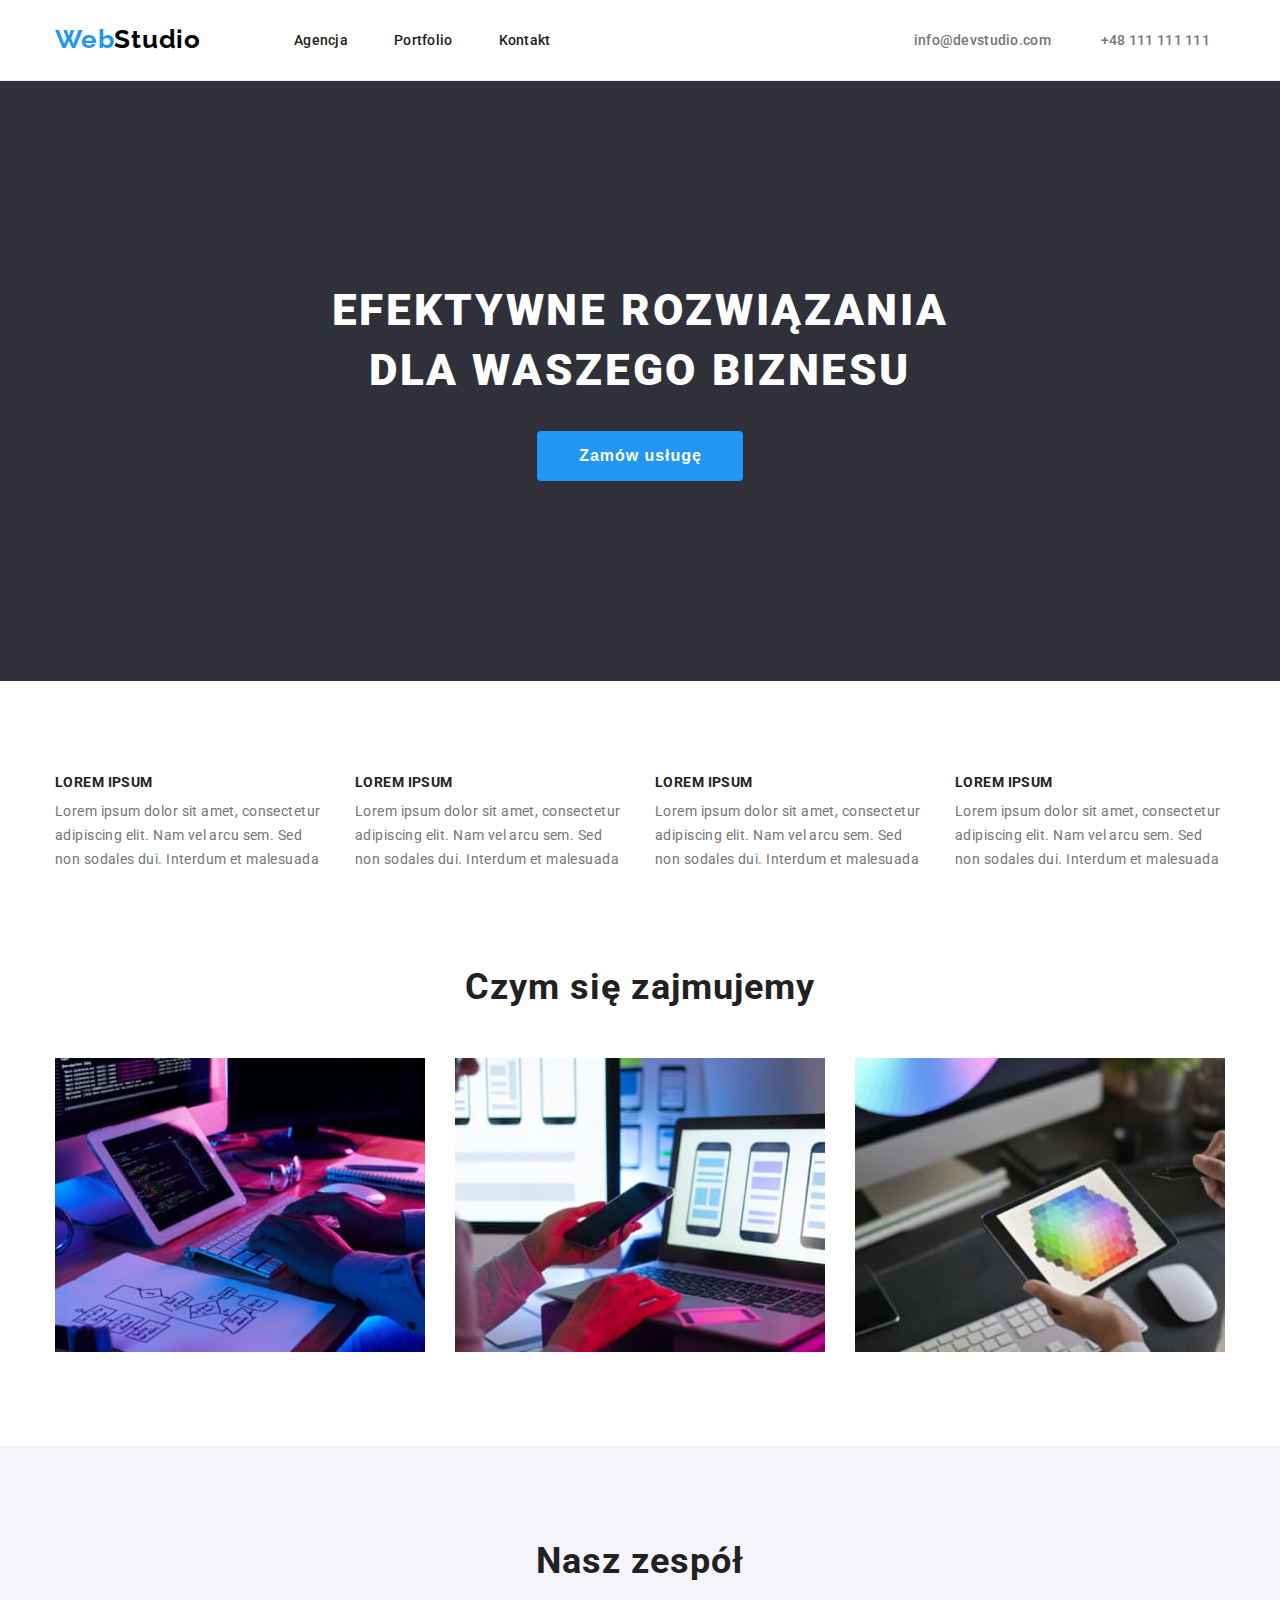
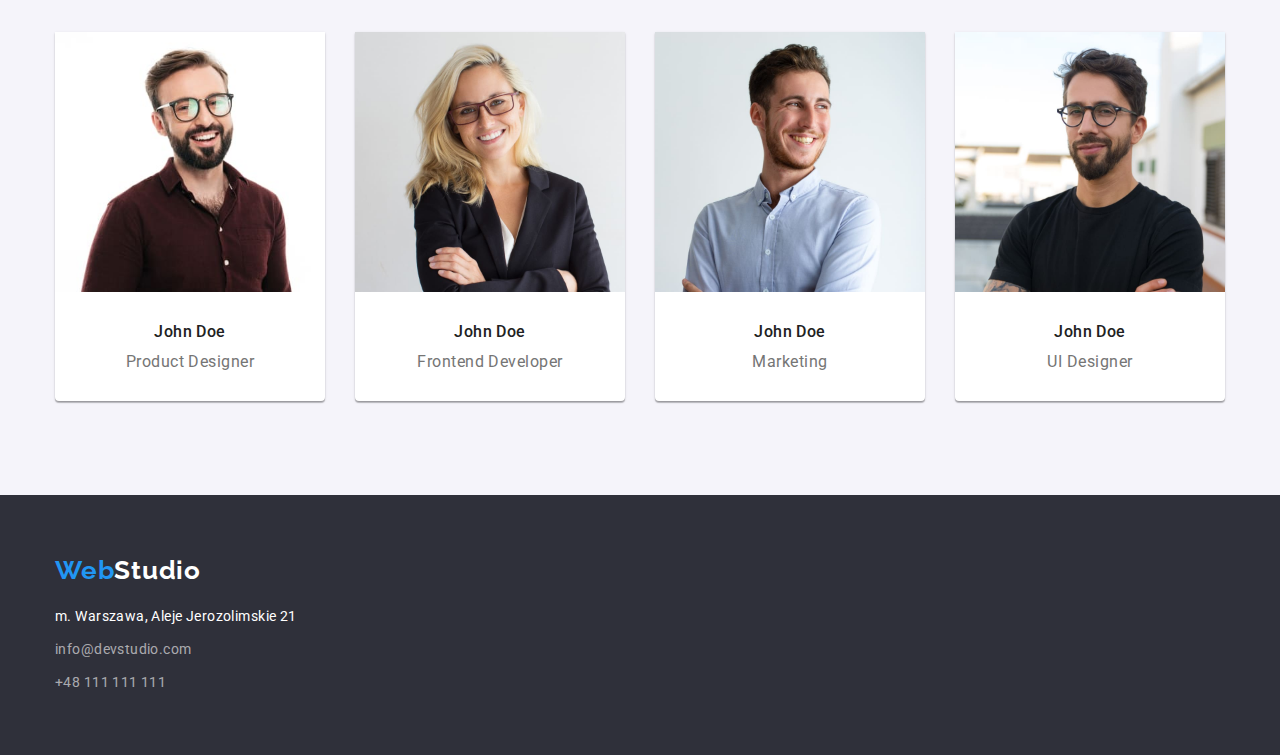
<file: index.html>
<!DOCTYPE html>
<html lang="en">
  <head>
    <meta charset="UTF-8" />
    <meta http-equiv="X-UA-Compatible" content="IE=edge" />
    <meta name="viewport" content="width=device-width, initial-scale=1.0" />
    <title>goit-markup-hw-02</title>
    <link rel="preconnect" href="https://fonts.googleapis.com" />
    <link rel="preconnect" href="https://fonts.gstatic.com" crossorigin="anonymous" />
    <link
      href="https://fonts.googleapis.com/css2?family=Raleway:wght@700&family=Roboto:wght@400;500;700;900&display=swap"
      rel="stylesheet"
    />
    <link rel="stylesheet" href="https://cdnjs.cloudflare.com/ajax/libs/modern-normalize/1.1.0/modern-normalize.min.css" integrity="sha512-wpPYUAdjBVSE4KJnH1VR1HeZfpl1ub8YT/NKx4PuQ5NmX2tKuGu6U/JRp5y+Y8XG2tV+wKQpNHVUX03MfMFn9Q==" crossorigin="anonymous" referrerpolicy="no-referrer" />
    <link rel="stylesheet" href="./css/style.css" />
  </head>

  <body>
    <header>
      <div class="container header-placement">
        <div class="logo-and-menu-placement">
        <a class="logo-header-placement" href="./index.html"
          ><span class="logo-header first-part-header">Web</span
          ><span class="logo-header">Studio</span></a
        >
        <nav>
          <ul class="menu-list-placement">
            <li>
              <a class="menu-interaction menu-style" href="./index.html"
                >Agencja</a
              >
            </li>
            <li>
              <a class="menu-interaction menu-style" href="./portfolio.html"
                >Portfolio</a
              >
            </li>
            <li>
              <a class="menu-interaction menu-style" href="./contact.html"
                >Kontakt</a
              >
            </li>
          </ul>
        </nav>
        </div>
        <div class="contact-placement">
<ul class="contact-list-placement">
       <li>
         <a
          class="menu-interaction contact-header"
          href="mailto:info@devstudio.com"
          >info@devstudio.com</a>
        </li>
        <li>
        <a class="menu-interaction contact-header" href="tel:+48111111111"
          >+48 111 111 111</a>
        </li>
        </ul>
      </div>
      </div>
    </header>
    <main>
      <section class="background no-padding-bottom ">
        <div class="container baner">
          <h1>
            EFEKTYWNE ROZWIĄZANIA <br />
            DLA WASZEGO BIZNESU
          </h1>
          <button class="order-service" type="button">Zamów usługę</button>
        </div>
      </section>
      <section class="section">
        <div class="container">
          <ul class="column content-elements">
            <li class="content-element">
              <p class="text-header">LOREM IPSUM</p>
              <p class="text-style">
                Lorem ipsum dolor sit amet, consectetur adipiscing elit. Nam vel
                arcu sem. Sed non sodales dui. Interdum et malesuada
              </p>
            </li>
            <li class="content-element">
              <p class="text-header">LOREM IPSUM</p>
              <p class="text-style">
                Lorem ipsum dolor sit amet, consectetur adipiscing elit. Nam vel
                arcu sem. Sed non sodales dui. Interdum et malesuada
              </p>
            </li>
            <li class="content-element">
              <p class="text-header">LOREM IPSUM</p>
              <p class="text-style">
                Lorem ipsum dolor sit amet, consectetur adipiscing elit. Nam vel
                arcu sem. Sed non sodales dui. Interdum et malesuada
              </p>
            </li>
            <li class="content-element">
              <p class="text-header">LOREM IPSUM</p>
              <p class="text-style">
                Lorem ipsum dolor sit amet, consectetur adipiscing elit. Nam vel
                arcu sem. Sed non sodales dui. Interdum et malesuada
              </p>
            </li>
          </ul>
        </div>
      </section>
      <section class="section no-top-padding">
        <div class="container">
          <h2>Czym się zajmujemy</h2>
          <ul class="column services-elements">
            <li>
              <img
                src="images/code.jpg"
                alt="code_image"
                width="370"
                height="294"
              />
            </li>
            <li>
              <img
                src="images/develop.jpg"
                alt="develop_image"
                width="370"
                height="294"
              />
            </li>
            <li>
              <img
                src="images/design.jpg"
                alt="design_image"
                width="370"
                height="294"
              />
            </li>
          </ul>
        </div>
      </section>
      <section class="section team-section">
        <div class="container">
          <h2>Nasz zespół</h2>
          <ul class="column team-elements">
            <li class="team-box">
              <figure>
              <img
                src="images/productdesigner.jpg"
                alt="productdesigner_photo"
                width="270"
                height="260"/>
                <div class="team-member-description">
              <figcaption class="team-member-name">John Doe</figcaption>
              <p class="team-member-area">Product Designer</p>
            </div>
            </figure>
            </li>
            <li class="team-box">
              <figure>
              <img
                src="images/frontenddeveloper.jpg"
                alt="frontenddeveloper_photo"
                width="270"
                height="260"/>
                <div class="team-member-description">
                <figcaption class="team-member-name">John Doe</figcaption>
                  <p class="team-member-area">Frontend Developer</p>
                </div>
            </figure>
            </li>
            <li class="team-box">
              <figure>
              <img
                src="images/marketing.jpg"
                alt="marketing_photo"
                width="270"
                height="260"/>
                <div class="team-member-description">
                <figcaption class="team-member-name">John Doe</figcaption>
                <p class="team-member-area">Marketing</p>
                </div>
            </figure>
            </li>
            <li class="team-box">
              <figure>
              <img
                src="images/uidesigner.jpg"
                alt="uidesigner_photo"
                width="270"
                height="260"/>
                <div class="team-member-description">
                <figcaption class="team-member-name">John Doe</figcaption>
                <p class="team-member-area">UI Designer</p>
                </div>
            </figure>
            </li>
          </ul>
        </div>
      </section>
    </main>
    <footer class="footer-style">
      <div class="container">
        <address>
          <a class="logo-footer-placement" href="./index.html"
            ><span class="logo-footer first-part-footer">Web</span
            ><span class="logo-footer">Studio</span></a>
          <ul class="footer-contact-list-placement">
       <li> <p class="address-name">m. Warszawa, Aleje Jerozolimskie 21</p></li>
        <li> <a
            class="menu-interaction contact-footer"
            href="mailto:info@devstudio.com"
            >info@devstudio.com</a
            
          ></br>
        </li>
         <li> <a class="menu-interaction contact-footer" href="tel:+48111111111"
            >+48 111 111 111</a></li>
          </ul>  
        </address>
      </div>
    </footer>
  </body>
</html>
</file>
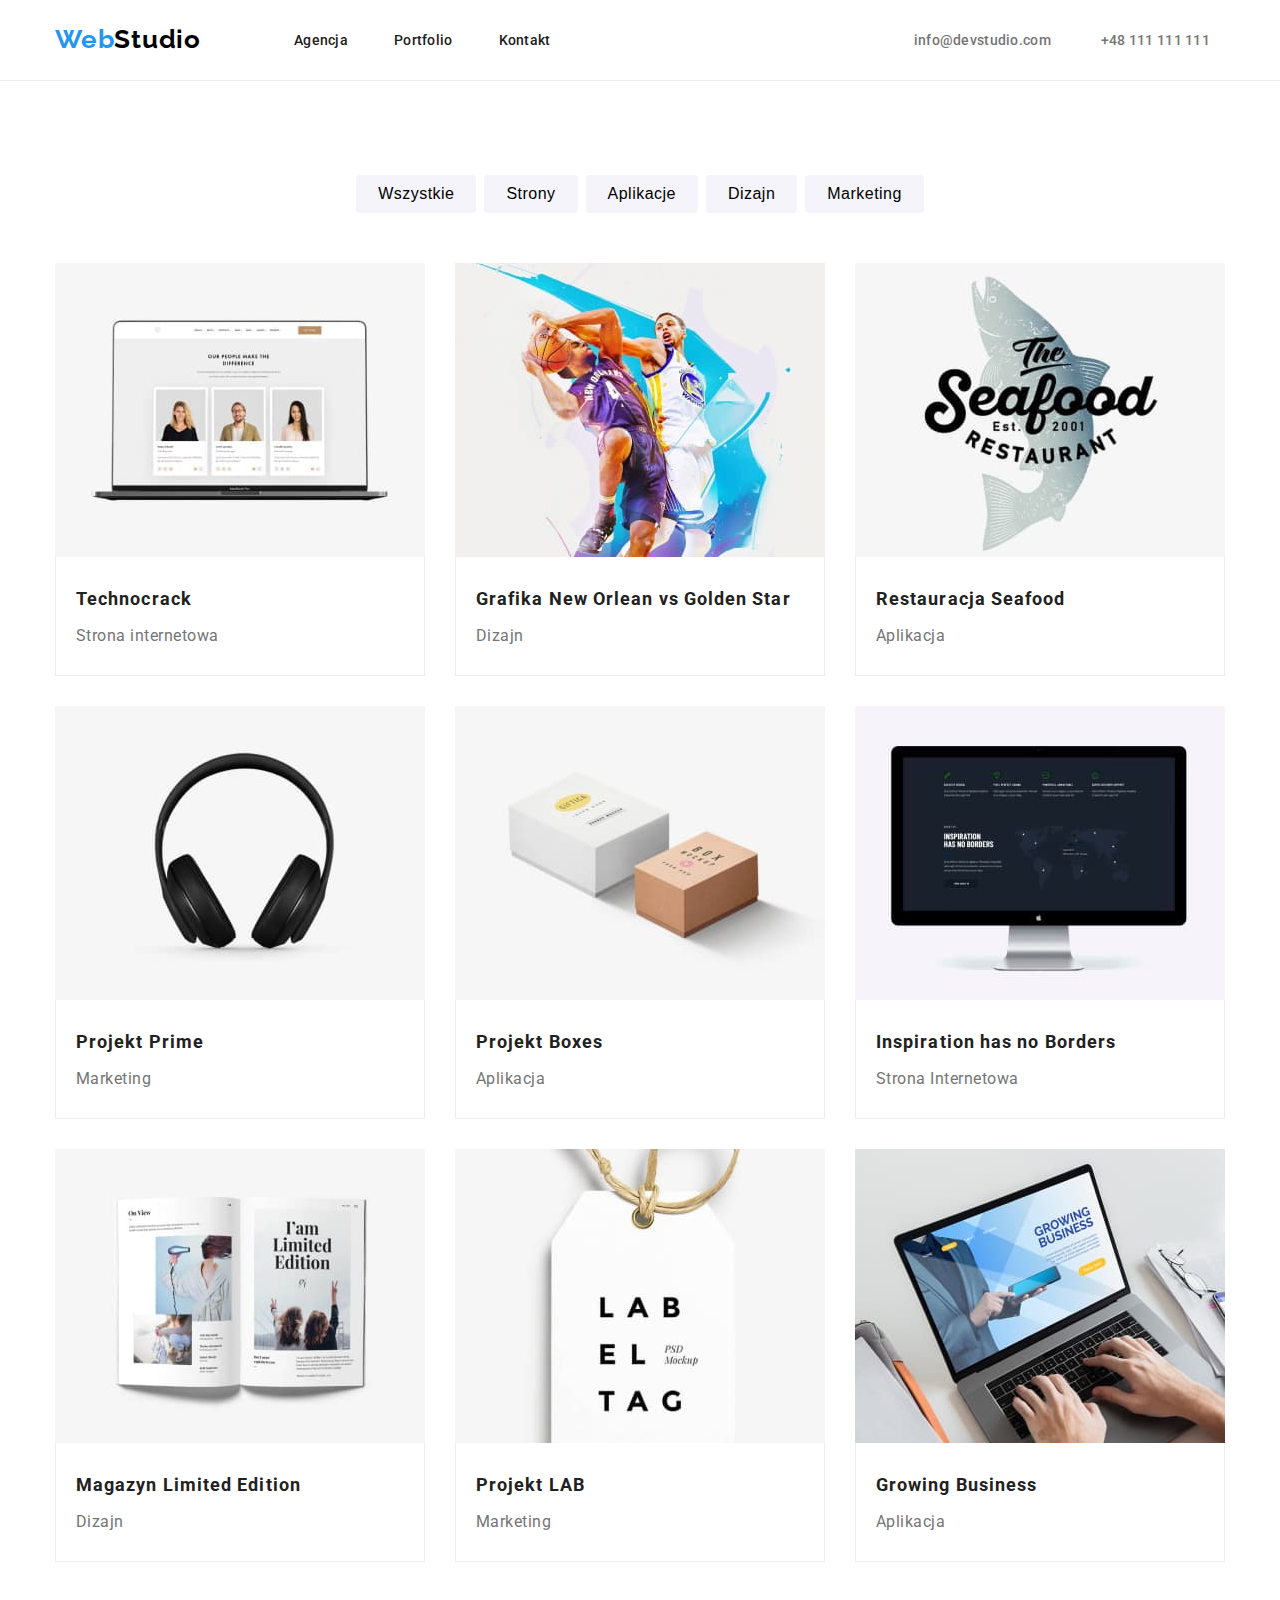
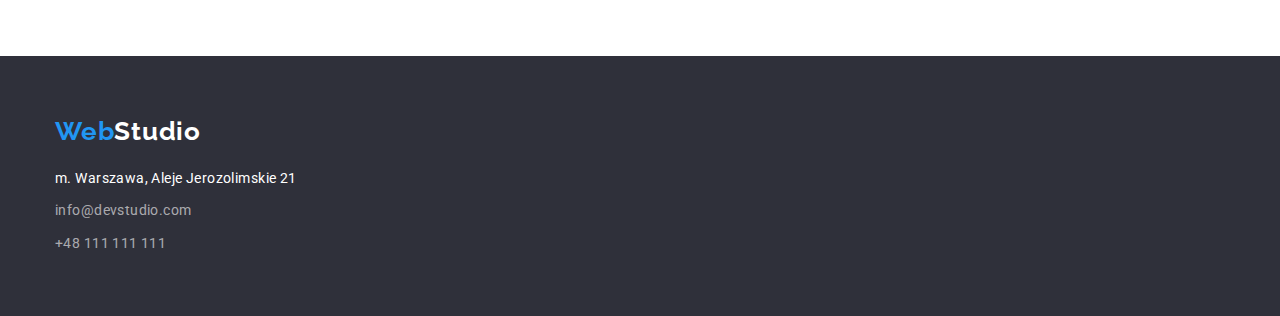
<file: portfolio.html>
<!DOCTYPE html>
<html lang="en">
  <head>
    <meta charset="UTF-8" />
    <meta http-equiv="X-UA-Compatible" content="IE=edge" />
    <meta name="viewport" content="width=device-width, initial-scale=1.0" />
    <title>Portfolio</title>
    <link rel="preconnect" href="https://fonts.googleapis.com" />
    <link rel="preconnect" href="https://fonts.gstatic.com" crossorigin="anonymous" />
    <link
      href="https://fonts.googleapis.com/css2?family=Raleway:wght@700&family=Roboto:wght@400;500;700;900&display=swap"
      rel="stylesheet"
    />
    <link rel="stylesheet" href="https://cdnjs.cloudflare.com/ajax/libs/modern-normalize/1.1.0/modern-normalize.min.css" integrity="sha512-wpPYUAdjBVSE4KJnH1VR1HeZfpl1ub8YT/NKx4PuQ5NmX2tKuGu6U/JRp5y+Y8XG2tV+wKQpNHVUX03MfMFn9Q==" crossorigin="anonymous" referrerpolicy="no-referrer" />
    <link rel="stylesheet" href="./css/style.css" />
  </head>
  <body>
    <header>
      <div class="container header-placement">
        <div class="logo-and-menu-placement">
          <a class="logo-header-placement" href="./index.html"
            ><span class="logo-header first-part-header">Web</span
            ><span class="logo-header">Studio</span></a
          >
          <nav>
            <ul class="menu-list-placement">
              <li>
                <a class="menu-interaction menu-style" href="./index.html"
                  >Agencja</a
                >
              </li>
              <li>
                <a class="menu-interaction menu-style" href="./portfolio.html"
                  >Portfolio</a
                >
              </li>
              <li>
                <a class="menu-interaction menu-style" href="./contact.html"
                  >Kontakt</a
                >
              </li>
            </ul>
          </nav>
        </div>
        <div class="contact-placement">
          <ul class="contact-list-placement">
            <li>
          <a
            class="menu-interaction contact-header"
            href="mailto:info@devstudio.com"
            >info@devstudio.com</a
          >
            </li>
            <li>
          <a class="menu-interaction contact-header" href="tel:+48111111111"
            >+48 111 111 111</a
          >
        </li>
        </div>
      </div>
    </header>
    <main>
      <section class="section">
        <div class="container">
        <ul class="filter-list">
          <li>
            <button class="filter-interaction filter-name" type="button">
              Wszystkie
            </button>
          </li>
          <li>
            <button class="filter-interaction filter-name" type="button">
              Strony
            </button>
          </li>
          <li>
            <button class="filter-interaction filter-name" type="button">
              Aplikacje
            </button>
          </li>
          <li>
            <button class="filter-interaction filter-name" type="button">
              Dizajn
            </button>
          </li>
          <li>
            <button class="filter-interaction filter-name" type="button">
              Marketing
            </button>
          </li>
        </ul>
        <ul class="projects-list">
          <li class="project-box">
            <figure>
            <img
              src="images/technocrack.jpg"
              alt="technocrack_photo"
              width="370"
              height="294"/>
            <div class="project-description-box">
              <figcaption class="project-name">Technocrack</figcaption>
              <p class="project-type">Strona internetowa</p>
            </div>
          </figure>
          </li>
          <li class="project-box">
            <figure>
            <img
              src="images/neworleanvsgoldenstar.jpg"
              alt="neworleanvsgoldenstar_photo"
              width="370"
              height="294"/>
            <div class="project-description-box">
              <figcaption class="project-name">Grafika New Orlean vs Golden Star</figcaption>
              <p class="project-type">Dizajn</p>
            </div>
          </figure>
          </li>
          <li class="project-box">
            <figure>
            <img
              src="images/restaurantseafood.jpg"
              alt="restaurantseafood_photo"
              width="370"
              height="294"/>
            <div class="project-description-box">
              <figcaption class="project-name">Restauracja Seafood</figcaption>
                <p class="project-type">Aplikacja</p>
            </div>
          </figure>
          </li>
          <li class="project-box">
            <figure>
            <img
              src="images/projectprime.jpg"
              alt="projectprime_photo"
              width="370"
              height="294"/>
            <div class="project-description-box">
              <figcaption class="project-name">Projekt Prime</figcaption>
              <p class="project-type">Marketing</p>
            </div>
          </figure>
          </li>
          <li class="project-box">
            <figure>
            <img
              src="images/projectboxes.jpg"
              alt="projectboxes_photo"
              width="370"
              height="294"/>
            <div class="project-description-box">
              <figcaption class="project-name">Projekt Boxes</figcaption>
                <p class="project-type">Aplikacja</p>
            </div>
          </figure>
          </li>
          <li class="project-box">
            <figure>
            <img
              src="images/inspirationhasnoborders.jpg"
              alt="inspirationhasnoborders_photo"
              width="370"
              height="294"/>
            <div class="project-description-box">
              <figcaption class="project-name">Inspiration has no Borders</figcaption>
                <p class="project-type">Strona Internetowa</p>
            </div>
          </figure>
          </li>
          <li class="project-box">
            <figure>
            <img
              src="images/magazinelimitededition.jpg"
              alt="magazinelimitededition_photo"
              width="370"
              height="294"/>
            <div class="project-description-box">
              <figcaption class="project-name">Magazyn Limited Edition</figcaption>
                <p class="project-type">Dizajn</p>
            </div>
          </figure>
          </li>
          <li class="project-box">
            <figure>
            <img
              src="images/projectlab.jpg"
              alt="projectlab_photo"
              width="370"
              height="294"/>
            <div class="project-description-box">
              <figcaption class="project-name">Projekt LAB</figcaption>
                <p class="project-type">Marketing</p>
            </div>
          </figure>
          </li>
          <li class="project-box">
            <figure>
            <img
              src="images/growingbusiness.jpg"
              alt="growingbusiness_photo"
              width="370"
              height="294"/>
            <div class="project-description-box">
            <figcaption class="project-name">Growing Business</figcaption>
              <p class="project-type">Aplikacja</p>
          </div>
        </figure>
          </li>
        </ul>
      </div>
      </section>
    </main>
    <footer class="footer-style">
      <div class="container">
        <address>
          <a class="logo-footer-placement" href="./index.html"
            ><span class="logo-footer first-part-footer">Web</span
            ><span class="logo-footer">Studio</span></a>
          <ul class="footer-contact-list-placement">
       <li> <p class="address-name">m. Warszawa, Aleje Jerozolimskie 21</p></li>
        <li> <a
            class="menu-interaction contact-footer"
            href="mailto:info@devstudio.com"
            >info@devstudio.com</a
            
          ></br>
        </li>
         <li> <a class="menu-interaction contact-footer" href="tel:+48111111111"
            >+48 111 111 111</a></li>
          </ul>  
        </address>
      </div>
    </footer>
  </body>
</html>
</file>
<file: css/style.css>
* {
  box-sizing: border-box;
  margin: 0;
  padding: 0;
}

body {
  max-width: 1600px;
}

.container {
  max-width: 1200px;
  margin: 0 auto;
  padding: 0 15px;
}

.header-placement {
  display: flex;
  justify-content: space-between;
  flex-direction: row;
  align-items: center;
  padding-right: 30px;
}

.logo-and-menu-placement {
  display: flex;
  justify-content: center;
  align-items: center;
}

/* .contact-placement {
  display: flex;
  justify-content: center;
  align-items: center;
} */

.menu-list-placement {
  display: flex;
  justify-content: center;
  flex-direction: row;
  align-items: center;
  gap: 46px;
  padding-left: 93px;
  /* padding-top: 32px;
  padding-bottom: 32px; */
}

.contact-list-placement {
  display: flex;
  justify-content: center;
  flex-direction: row;
  align-items: center;
  gap: 50px;
}

.footer-contact-list-placement {
  display: flex;
  flex-direction: column;
  justify-content: center;
  gap: 9px;
  padding-top: 20px;
}

.filter-interaction:hover,
.filter-interaction:focus {
  background-color: var(--interaction-color);
  color: var(--interaction-color-2);
  box-shadow: 0px 3px 1px rgba(0, 0, 0, 0.1), 0px 1px 2px rgba(0, 0, 0, 0.08),
    0px 2px 2px rgba(0, 0, 0, 0.12);
}

:root {
  --interaction-color: #2196f3;
  --interaction-color-2: #fff;
  --background-color: #2f303a;
  --text-color: #212121;
  --project-type-and-contact-color: #757575;
  --filter-button-background-color: #f5f4fa;
  --contact-footer-color: #ffffff99;
  --logo-header-color: #000;
}

.menu-interaction:hover,
.menu-interaction:focus {
  color: var(--interaction-color);
}

body {
  font-family: "Roboto", sans-serif;
  color: var(--text-color);
}

img {
  display: block;
}

a {
  text-decoration: none;
}

ul {
  list-style: none;
}

button {
  cursor: pointer;
}

address {
  font-style: normal;
}

header {
  border-bottom: 1px solid #ececec;
}

h1 {
  color: #fff;
  font-size: 44px;
  font-weight: 900;
  line-height: 1.36;
  text-align: center;
  letter-spacing: 0.06em;
  padding-bottom: 30px;
}

h2 {
  font-size: 36px;
  line-height: 1.17;
  font-weight: 700;
  letter-spacing: 0.03em;
  text-align: center;
  margin-top: 0;
  padding-top: 0;
  margin-bottom: 50px;
}

.background {
  background-color: var(--background-color);
  text-align: center;
}

.baner {
  padding: 200px 0;
}

.order-service {
  color: #fff;
  background-color: var(--interaction-color);
  font-size: 16px;
  line-height: 1.87;
  font-weight: 700;
  letter-spacing: 0.06em;
  align-items: center;
  text-align: center;
  border-radius: 4px;
  border: none;
  padding-top: 10px;
  padding-bottom: 10px;
  padding-left: 42px;
  padding-right: 41px;
}

.menu-style {
  color: var(--text-color);
  font-size: 14px;
  line-height: 1.14;
  font-weight: 500;
  letter-spacing: 0.02em;
}

.project-name {
  font-size: 18px;
  line-height: 2;
  font-weight: 700;
  letter-spacing: 0.06em;
}

.project-type {
  color: #757575;
  font-size: 16px;
  line-height: 1.87;
  font-weight: 400;
  letter-spacing: 0.03em;
  padding-top: 4px;
}

.filter-name {
  font-size: 16px;
  line-height: 1.62;
  font-weight: 500;
  background-color: #f5f4fa;
  text-align: center;
  letter-spacing: 0.03em;
  border: none;
  border-radius: 4px;
  padding: 6px 22px;
}

.contact-header {
  font-size: 14px;
  line-height: 1.14;
  font-weight: 500;
  color: var(--project-type-and-contact-color);
  letter-spacing: 0.02em;
}

.contact-footer {
  font-size: 14px;
  line-height: 1.71;
  font-weight: 400;
  color: var(--contact-footer-color);
  letter-spacing: 0.03em;
}

.address-name {
  color: #fff;
  font-size: 14px;
  line-height: 1.71;
  font-weight: 400;
  letter-spacing: 0.03em;
}

.logo-header {
  color: var(--logo-header-color);
  font-family: "Raleway";
  font-size: 26px;
  line-height: 1.19;
  font-weight: 700;
  letter-spacing: 0.03em;
}

.logo-footer {
  color: #fff;
  font-family: "Raleway";
  font-size: 26px;
  line-height: 1.19;
  font-weight: 700;
  letter-spacing: 0.03em;
}

.first-part-header {
  color: var(--interaction-color);
}

.first-part-footer {
  color: #2196f3;
}

.footer-style {
  background-color: var(--background-color);
  padding-bottom: 60px;
}

.text-header {
  font-size: 14px;
  line-height: 1.14;
  font-weight: 700;
  letter-spacing: 0.03em;
}

.text-style {
  color: var(--project-type-and-contact-color);
  font-size: 14px;
  line-height: 1.71;
  font-weight: 400;
  letter-spacing: 0.03em;
  padding-top: 10px;
}

.team-member-name {
  font-size: 16px;
  line-height: 1.19;
  font-weight: 500;
  text-align: center;
  letter-spacing: 0.03em;
  display: flex;
  justify-content: center;
  padding-bottom: 10px;
}

.team-member-area {
  color: var(--project-type-and-contact-color);
  font-size: 16px;
  line-height: 1.19;
  font-weight: 400;
  text-align: center;
  letter-spacing: 0.03em;
  display: flex;
  justify-content: center;
}

/* .column {
  display: flex;
  justify-content: flex-start;
  align-items: center;
} */

.section {
  padding-top: 94px;
  padding-bottom: 94px;
}

.no-top-padding {
  margin-top: 0;
  padding-top: 0;
}

.no-padding-bottom {
  padding-bottom: 0;
}

.team-section {
  background-color: #f5f4fa;
}

.team-box {
  width: 270px;
  background-color: #fff;
  box-shadow: 0px 1px 3px rgba(0, 0, 0, 0.12), 0px 1px 1px rgba(0, 0, 0, 0.14),
    0px 2px 1px rgba(0, 0, 0, 0.2);
  border-radius: 0px 0px 4px 4px;
}

.content-elements {
  display: flex;
  gap: 30px;
}

.team-elements {
  display: flex;
  justify-content: flex-start;
  align-items: flex-start;
  gap: 30px;
}

.services-elements {
  display: flex;
  justify-content: flex-start;
  gap: 30px;
}

/* .content-box {
  display: flex;
  justify-content: space-between;
  gap: 15px;
  margin: 0 auto;
  padding: 0 auto;
} */

.content-element {
  width: 270px;
}

.logo-footer-placement {
  display: flex;
  padding-top: 60px;
}

.logo-header-placement {
  display: flex;
  padding-top: 24px;
  padding-bottom: 25px;
}

.filter-list {
  display: flex;
  justify-content: center;
  align-items: center;
  gap: 8px;
}

.projects-list {
  display: flex;
  justify-content: center;
  align-items: center;
  flex-wrap: wrap;
  gap: 30px;
  padding-top: 50px;
}

.project-box {
  width: 370px;
}

.project-description-box {
  border-left: 1px solid #eeeeee;
  border-bottom: 1px solid #eeeeee;
  border-right: 1px solid #eeeeee;
  padding: 24px 20px;
}

.team-member-description {
  padding: 30px;
}
</file>
